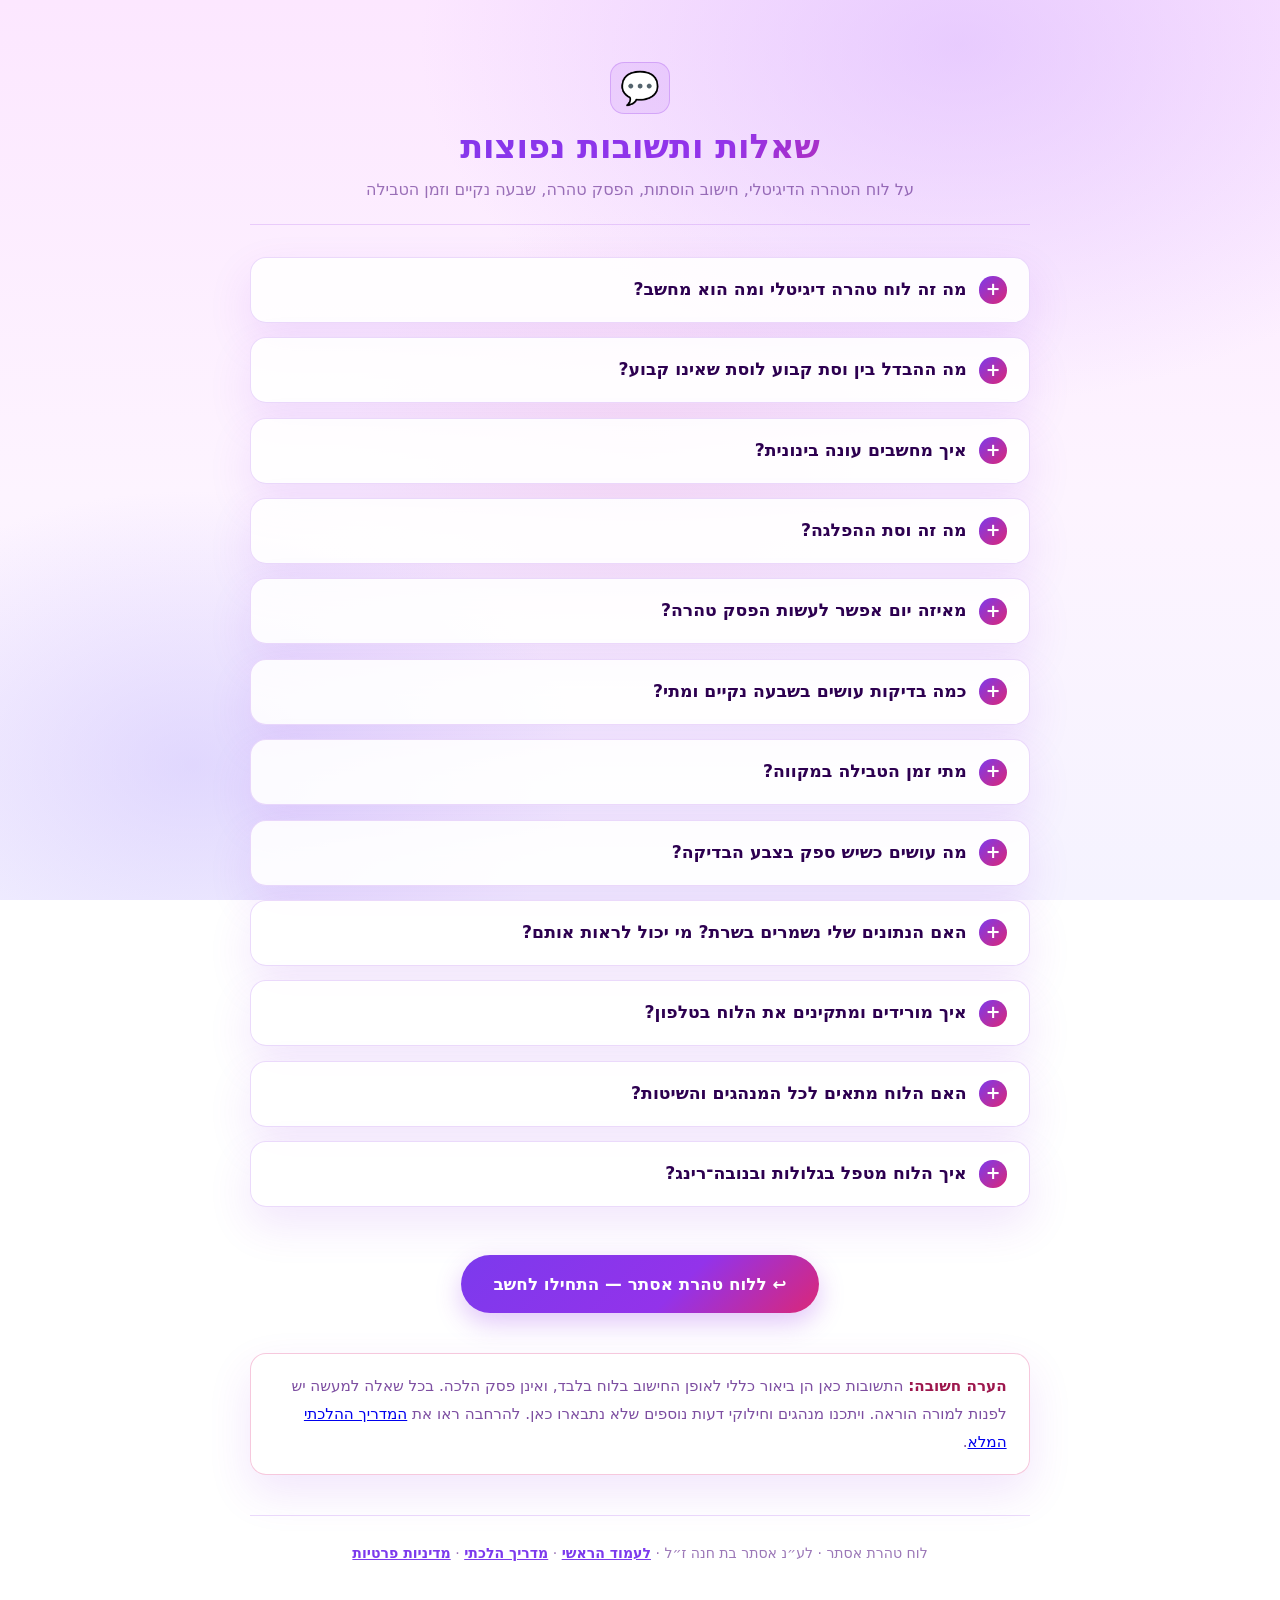
<file: faq.html>
<!doctype html>
<html lang="he" dir="rtl">
  <head>
    <meta charset="UTF-8" />
    <meta name="viewport" content="width=device-width, initial-scale=1" />
    <title>שאלות ותשובות — לוח טהרה, חישוב וסתות, הפסק טהרה וזמן טבילה | טהרת אסתר</title>
    <meta name="description" content="תשובות לשאלות נפוצות: מה זה לוח טהרה דיגיטלי, איך מחשבים עונה בינונית ווסת הפלגה, מאיזה יום עושים הפסק טהרה, כמה בדיקות בשבעה נקיים, מתי זמן הטבילה במקווה, ואיך מתקינים את הלוח בטלפון." />
    <meta name="keywords" content="לוח טהרה, לוח טהרה דיגיטלי, מחשבון טהרה, מחשבון וסתות, חישוב וסתות, עונה בינונית, וסת הפלגה, הפסק טהרה, שבעה נקיים, זמן טבילה, מחשבון טבילה במקווה, לוח טהרה להורדה, שאלות ותשובות" />
    <meta name="author" content="yhg" />
    <link rel="canonical" href="https://lgolds311-code.github.io/taharat-esther-vestot/faq.html" />
    <meta property="og:title" content="שאלות ותשובות — לוח טהרה דיגיטלי, וסתות, הפסק טהרה וטבילה" />
    <meta property="og:description" content="תשובות קצרות לשאלות הנפוצות על חישוב וסתות, הפסק טהרה, שבעה נקיים, זמן טבילה, פרטיות והתקנה — נלווה ללוח טהרת אסתר." />
    <meta property="og:type" content="article" />
    <meta property="og:url" content="https://lgolds311-code.github.io/taharat-esther-vestot/faq.html" />
    <meta property="og:locale" content="he_IL" />
    <meta property="og:image" content="https://lgolds311-code.github.io/taharat-esther-vestot/preview.png" />
    <meta property="og:image:width" content="1200" />
    <meta property="og:image:height" content="630" />
    <meta name="theme-color" content="#fdf4ff" />
    <link rel="icon" href="./icon.svg" type="image/svg+xml" />
    <style>
      :root {
        --card: rgba(255, 255, 255, 0.88);
        --border: rgba(147, 51, 234, 0.18);
        --brand: #9333ea;
        --brand-2: #7c3aed;
        --accent: #db2777;
        --text: #2d0050;
        --muted: rgba(88, 28, 135, 0.6);
        --shadow: 0 18px 44px rgba(147, 51, 234, 0.12);
        --radius: 16px;
      }
      * { box-sizing: border-box; }
      html { scroll-behavior: smooth; }
      body {
        margin: 0;
        color-scheme: light;
        font-family: "Segoe UI", "Heebo", system-ui, -apple-system, Arial, sans-serif;
        color: var(--text);
        line-height: 1.85;
        background:
          radial-gradient(900px 600px at 75% 5%,  rgba(216, 180, 254, 0.55), transparent 60%),
          radial-gradient(700px 500px at 15% 85%, rgba(196, 181, 253, 0.45), transparent 55%),
          radial-gradient(500px 400px at 50% 50%, rgba(251, 207, 232, 0.30), transparent 60%),
          linear-gradient(180deg, #fce7ff 0%, #fdf4ff 55%, #f5f3ff 100%);
        background-attachment: fixed;
        min-height: 100vh;
      }
      .wrap { max-width: 820px; margin: 0 auto; padding: 2.4rem 1.25rem 4rem; }

      header.hero {
        text-align: center;
        padding: 1.5rem 0 1.2rem;
        border-bottom: 1px solid var(--border);
        margin-bottom: 2rem;
      }
      .hero .logo {
        display: inline-flex;
        font-size: 2rem;
        line-height: 1;
        padding: 0.55rem;
        border-radius: 14px;
        background: rgba(147, 51, 234, 0.1);
        border: 1px solid rgba(147, 51, 234, 0.25);
      }
      h1 {
        font-size: clamp(1.5rem, 4.5vw, 2.1rem);
        margin: 0.7rem 0 0.4rem;
        background: linear-gradient(135deg, #7c3aed 0%, #9333ea 60%, #db2777 100%);
        -webkit-background-clip: text;
        background-clip: text;
        color: transparent;
        line-height: 1.3;
      }
      .hero p.sub { color: var(--muted); margin: 0.2rem 0 0; font-size: 1rem; }

      .intro {
        background: var(--card);
        border: 1px solid var(--border);
        border-radius: var(--radius);
        padding: 1.2rem 1.4rem;
        margin-bottom: 2rem;
        font-size: 1.02rem;
        box-shadow: var(--shadow);
      }

      nav.toc {
        background: var(--card);
        border: 1px solid var(--border);
        border-radius: var(--radius);
        padding: 1rem 1.4rem;
        margin-bottom: 2.4rem;
        box-shadow: var(--shadow);
      }
      nav.toc strong { color: var(--brand); display: block; margin-bottom: 0.5rem; }
      nav.toc ul { margin: 0; padding-inline-start: 1.2rem; columns: 2; }
      nav.toc li { margin: 0.25rem 0; }
      nav.toc a { color: var(--brand-2); text-decoration: none; }
      nav.toc a:hover { color: var(--accent); text-decoration: underline; }

      section { margin-bottom: 2.6rem; }
      h2 {
        font-size: 1.4rem;
        color: var(--brand);
        border-inline-start: 4px solid var(--brand);
        padding-inline-start: 0.7rem;
        margin: 2rem 0 0.9rem;
      }
      h3 {
        font-size: 1.1rem;
        color: var(--brand-2);
        margin: 1.4rem 0 0.4rem;
      }
      p { margin: 0.7rem 0; }
      strong { color: #5b21b6; }
      ul.clean { padding-inline-start: 1.3rem; }
      ul.clean li { margin: 0.5rem 0; }
      .example {
        background: rgba(219, 39, 119, 0.08);
        border-radius: 10px;
        padding: 0.2rem 0.7rem;
        font-style: italic;
        color: #9d174d;
      }
      .note {
        font-size: 0.95rem;
        color: rgba(88, 28, 135, 0.78);
        background: rgba(147, 51, 234, 0.06);
        border-inline-start: 3px solid var(--brand-2);
        padding: 0.6rem 0.9rem;
        border-radius: 0 10px 10px 0;
        margin: 0.8rem 0;
      }

      .cta {
        text-align: center;
        margin: 3rem 0 1.5rem;
      }
      .cta a {
        display: inline-block;
        background: linear-gradient(135deg, #7c3aed 0%, #9333ea 60%, #db2777 100%);
        color: #fff;
        text-decoration: none;
        font-weight: 700;
        padding: 0.85rem 2rem;
        border-radius: 999px;
        font-size: 1.05rem;
        box-shadow: 0 10px 26px rgba(147, 51, 234, 0.28);
      }
      .cta a:hover { opacity: 0.92; }

      .disclaimer {
        background: rgba(255, 255, 255, 0.7);
        border: 1px solid rgba(219, 39, 119, 0.25);
        border-radius: var(--radius);
        padding: 1.1rem 1.4rem;
        color: rgba(88, 28, 135, 0.78);
        font-size: 0.95rem;
        margin-top: 2.5rem;
        box-shadow: var(--shadow);
      }
      .disclaimer strong { color: #9d174d; }
      footer {
        text-align: center;
        color: var(--muted);
        font-size: 0.88rem;
        margin-top: 2.5rem;
        padding-top: 1.5rem;
        border-top: 1px solid var(--border);
      }
      footer a, section p a { color: var(--brand-2); font-weight: 600; }
    
      .faq {
        background: var(--card);
        border: 1px solid var(--border);
        border-radius: var(--radius);
        box-shadow: var(--shadow);
        margin: 0.9rem 0;
        padding: 0 1.4rem;
      }
      .faq summary {
        list-style: none;
        cursor: pointer;
        display: flex;
        align-items: center;
        gap: 0.8rem;
        padding: 1rem 0;
      }
      .faq summary::-webkit-details-marker { display: none; }
      .faq summary::before {
        content: "+";
        flex: 0 0 1.7rem;
        height: 1.7rem;
        border-radius: 50%;
        display: inline-flex;
        align-items: center;
        justify-content: center;
        background: linear-gradient(135deg, #7c3aed, #db2777);
        color: #fff;
        font-weight: 700;
        font-size: 1.1rem;
        line-height: 1;
      }
      .faq[open] summary::before { content: "−"; }
      .faq summary h2 {
        margin: 0;
        padding: 0;
        border: 0;
        font-size: 1.08rem;
        color: var(--text);
      }
      .faq__a { padding: 0 0 1.1rem 2.5rem; }
      .faq__a p { margin: 0; }
      .faq__a a { color: var(--brand-2); font-weight: 600; }
    </style>
    <script type="application/ld+json">
{
  "@context": "https://schema.org",
  "@type": "FAQPage",
  "inLanguage": "he",
  "mainEntity": [
    {
      "@type": "Question",
      "name": "מה זה לוח טהרה דיגיטלי ומה הוא מחשב?",
      "acceptedAnswer": {
        "@type": "Answer",
        "text": "לוח טהרה דיגיטלי הוא אפליקציה שמחליפה את החישוב הידני של ימי הפרישה. לוח טהרת אסתר מחשב אוטומטית את כל עונות הפרישה לפי ההלכה — וסת החודש, עונה בינונית, יום הבינוני ווסת ההפלגה — וכן וסת קבוע ושאינו קבוע, וסת הדילוג ועקירת וסתות. בנוסף הוא מסמן את יום ההפסק טהרה, סופר את השבעה נקיים עם תזכורות לבדיקות, ומציג את ליל הטבילה במקווה. הלוח חינמי, פרטי, ועובד גם ללא אינטרנט."
      }
    },
    {
      "@type": "Question",
      "name": "מה ההבדל בין וסת קבוע לוסת שאינו קבוע?",
      "acceptedAnswer": {
        "@type": "Answer",
        "text": "אשה שראתה דם ועדיין לא קבעה וסת — חוששת בחודש הבא לשלושה זמנים: וסת החודש (אותו יום בחודש העברי), עונה בינונית (לרוב השיטות יום השלושים לראייה), ווסת ההפלגה (מנין הימים שבין הראייה הקודמת לאחרונה). אשה שראתה את אותו הוסת שלוש פעמים רצופות קובעת וסת קבוע, ומאז חוששת לוסת שקבעה בלבד ולא לשאר הוסתות. הלוח מזהה אוטומטית קביעת וסת ומעדכן את ימי הפרישה בהתאם."
      }
    },
    {
      "@type": "Question",
      "name": "איך מחשבים עונה בינונית?",
      "acceptedAnswer": {
        "@type": "Answer",
        "text": "עונה בינונית היא, לרוב השיטות, יום השלושים מיום הראייה הקודמת (כשיום הראייה נמנה כיום הראשון). יש שיטות שחוששות גם ליום ל״א. הלוח מחשב את העונה הבינונית אוטומטית מכל ראייה שמסמנים בו, ומאפשר לבחור בהגדרות את השיטה שלפיה נוהגים."
      }
    },
    {
      "@type": "Question",
      "name": "מה זה וסת ההפלגה?",
      "acceptedAnswer": {
        "@type": "Answer",
        "text": "וסת ההפלגה הוא מספר הימים שחלפו בין הראייה הקודמת לראייה האחרונה. לדוגמה: אם בין שתי הראיות האחרונות עברו 28 ימים, חוששת שמא תראה שוב לאחר 28 ימים מהראייה האחרונה. אם הפלגה זהה חזרה שלוש פעמים — נקבעה וסת הפלגה קבועה. הלוח מחשב את ההפלגה מכל צמד ראיות ומסמן את יום החשש בלוח."
      }
    },
    {
      "@type": "Question",
      "name": "מאיזה יום אפשר לעשות הפסק טהרה?",
      "acceptedAnswer": {
        "@type": "Answer",
        "text": "לאחר שפסקה מלראות עושים הפסק טהרה. יש אומרים שאפשר לפסוק בטהרה מהיום הרביעי לראיית הוסת, ויש מהיום החמישי, ויש מהשישי ויש הנוהגים מהשביעי — לפי מנהג הקהילה ופסק מורה ההוראה. הפסק הטהרה נעשה כחצי שעה קודם השקיעה. בלוח ניתן להגדיר מאיזה יום נוהגים לפסוק בטהרה, והוא יסמן את היום המתאים ויתזכר בזמן."
      }
    },
    {
      "@type": "Question",
      "name": "כמה בדיקות עושים בשבעה נקיים ומתי?",
      "acceptedAnswer": {
        "@type": "Answer",
        "text": "אם בדיקת ההפסק טהרה יצאה טהורה, מתחילים למחרת לספור שבעה נקיים. במשך שבעת הימים בודקים שתי בדיקות בכל יום: בדיקת שחרית כשקמים בבוקר, ובדיקת ערבית כחצי שעה קודם השקיעה. הלוח יכול לשלוח תזכורת לכל בדיקה, לפי זמני השקיעה במקום המגורים. במקרים מסוימים ניתן להפחית את מספר הבדיקות — על פי הוראת מורה הוראה בלבד."
      }
    },
    {
      "@type": "Question",
      "name": "מתי זמן הטבילה במקווה?",
      "acceptedAnswer": {
        "@type": "Answer",
        "text": "זמן הטבילה במקווה הוא בערב שלאחר היום השביעי של השבעה נקיים. הלוח מחשב את ליל הטבילה אוטומטית מיום ההפסק טהרה, מציג אותו בלוח ומאפשר להגדיר תזכורת מראש."
      }
    },
    {
      "@type": "Question",
      "name": "מה עושים כשיש ספק בצבע הבדיקה?",
      "acceptedAnswer": {
        "@type": "Answer",
        "text": "כל ספק בבדיקה — האם הצבע טהור או לא — צריך להתייעץ עם מורה הוראה מוסמך לתחום זה. הלוח אינו מחליף פסק הלכה. בלשונית \"צור קשר\" בלוח יש קישור למציאת מורה הוראה מוסמך באזורכם."
      }
    },
    {
      "@type": "Question",
      "name": "האם הנתונים שלי נשמרים בשרת? מי יכול לראות אותם?",
      "acceptedAnswer": {
        "@type": "Answer",
        "text": "לא. כל הנתונים — הראיות, ההגדרות והתזכורות — נשמרים אך ורק במכשיר שלכם (בדפדפן), ואינם נשלחים לשום שרת. אין הרשמה, אין חשבון ואין איסוף מידע אישי. ניתן לייצא גיבוי לקובץ ולייבא אותו במכשיר אחר. פירוט מלא במדיניות הפרטיות."
      }
    },
    {
      "@type": "Question",
      "name": "איך מורידים ומתקינים את הלוח בטלפון?",
      "acceptedAnswer": {
        "@type": "Answer",
        "text": "לוח טהרת אסתר הוא אפליקציית ווב (PWA) שמתקינים ישירות מהדפדפן, ללא חנות אפליקציות. באנדרואיד: לחצו על הכפתור \"התקנה במכשיר\" בעמוד הראשי, או על \"התקנת אפליקציה\" בתפריט הדפדפן. באייפון: פתחו את הלוח בספארי, לחצו על כפתור השיתוף ובחרו \"הוספה למסך הבית\". לאחר ההתקנה הלוח נפתח כמו כל אפליקציה ועובד גם ללא אינטרנט."
      }
    },
    {
      "@type": "Question",
      "name": "האם הלוח מתאים לכל המנהגים והשיטות?",
      "acceptedAnswer": {
        "@type": "Answer",
        "text": "כן. הלוח מאפשר לבחור בהגדרות את השיטה לפיה נוהגים בכל אחד מהחישובים: יום ההפסק טהרה, עונה בינונית (יום ל׳ או ל״א), עונת אור זרוע, אופן חישוב ההפלגות ועוד — כך שהוא מתאים לכל המנהגים — אשכנז, ספרד, חסידי וחב״ד. בכל שאלה למעשה יש לפנות למורה הוראה."
      }
    },
    {
      "@type": "Question",
      "name": "איך הלוח מטפל בגלולות ובנובה־רינג?",
      "acceptedAnswer": {
        "@type": "Answer",
        "text": "בלשונית \"גלולות\" בהגדרות ניתן לסמן בלוח את יום הפסקת הגלולות או הוצאת טבעת הנובה־רינג (NuvaRing). הלוח מסמן אוטומטית את יום החשש הנובע מההפסקה, לצד שאר עונות הפרישה. בכל מקרה של שינוי הורמונלי או מחזור לא סדיר מומלץ להתייעץ עם מורה הוראה."
      }
    }
  ]
}
    </script>
    <script type="application/ld+json">
{
  "@context": "https://schema.org",
  "@type": "BreadcrumbList",
  "itemListElement": [
    {
      "@type": "ListItem",
      "position": 1,
      "name": "לוח טהרת אסתר",
      "item": "https://lgolds311-code.github.io/taharat-esther-vestot/"
    },
    {
      "@type": "ListItem",
      "position": 2,
      "name": "שאלות ותשובות",
      "item": "https://lgolds311-code.github.io/taharat-esther-vestot/faq.html"
    }
  ]
}
    </script>
  </head>
  <body>
    <div class="wrap">
      <header class="hero">
        <div class="logo">💬</div>
        <h1>שאלות ותשובות נפוצות</h1>
        <p class="sub">על לוח הטהרה הדיגיטלי, חישוב הוסתות, הפסק טהרה, שבעה נקיים וזמן הטבילה</p>
      </header>

      <details class="faq" id="q1">
        <summary><h2>מה זה לוח טהרה דיגיטלי ומה הוא מחשב?</h2></summary>
        <div class="faq__a"><p>לוח טהרה דיגיטלי הוא אפליקציה שמחליפה את החישוב הידני של ימי הפרישה. לוח טהרת אסתר מחשב אוטומטית את כל עונות הפרישה לפי ההלכה — וסת החודש, עונה בינונית, יום הבינוני ווסת ההפלגה — וכן וסת קבוע ושאינו קבוע, וסת הדילוג ועקירת וסתות. בנוסף הוא מסמן את יום ההפסק טהרה, סופר את השבעה נקיים עם תזכורות לבדיקות, ומציג את ליל הטבילה במקווה. הלוח חינמי, פרטי, ועובד גם ללא אינטרנט.</p></div>
      </details>

      <details class="faq" id="q2">
        <summary><h2>מה ההבדל בין וסת קבוע לוסת שאינו קבוע?</h2></summary>
        <div class="faq__a"><p>אשה שראתה דם ועדיין לא קבעה וסת — חוששת בחודש הבא לשלושה זמנים: וסת החודש (אותו יום בחודש העברי), עונה בינונית (לרוב השיטות יום השלושים לראייה), ווסת ההפלגה (מנין הימים שבין הראייה הקודמת לאחרונה). אשה שראתה את אותו הוסת שלוש פעמים רצופות קובעת וסת קבוע, ומאז חוששת לוסת שקבעה בלבד ולא לשאר הוסתות. הלוח מזהה אוטומטית קביעת וסת ומעדכן את ימי הפרישה בהתאם.</p></div>
      </details>

      <details class="faq" id="q3">
        <summary><h2>איך מחשבים עונה בינונית?</h2></summary>
        <div class="faq__a"><p>עונה בינונית היא, לרוב השיטות, יום השלושים מיום הראייה הקודמת (כשיום הראייה נמנה כיום הראשון). יש שיטות שחוששות גם ליום ל״א. הלוח מחשב את העונה הבינונית אוטומטית מכל ראייה שמסמנים בו, ומאפשר לבחור בהגדרות את השיטה שלפיה נוהגים.</p></div>
      </details>

      <details class="faq" id="q4">
        <summary><h2>מה זה וסת ההפלגה?</h2></summary>
        <div class="faq__a"><p>וסת ההפלגה הוא מספר הימים שחלפו בין הראייה הקודמת לראייה האחרונה. לדוגמה: אם בין שתי הראיות האחרונות עברו 28 ימים, חוששת שמא תראה שוב לאחר 28 ימים מהראייה האחרונה. אם הפלגה זהה חזרה שלוש פעמים — נקבעה וסת הפלגה קבועה. הלוח מחשב את ההפלגה מכל צמד ראיות ומסמן את יום החשש בלוח.</p></div>
      </details>

      <details class="faq" id="q5">
        <summary><h2>מאיזה יום אפשר לעשות הפסק טהרה?</h2></summary>
        <div class="faq__a"><p>לאחר שפסקה מלראות עושים הפסק טהרה. יש אומרים שאפשר לפסוק בטהרה מהיום הרביעי לראיית הוסת, ויש מהיום החמישי, ויש מהשישי ויש הנוהגים מהשביעי — לפי מנהג הקהילה ופסק מורה ההוראה. הפסק הטהרה נעשה כחצי שעה קודם השקיעה. בלוח ניתן להגדיר מאיזה יום נוהגים לפסוק בטהרה, והוא יסמן את היום המתאים ויתזכר בזמן.</p></div>
      </details>

      <details class="faq" id="q6">
        <summary><h2>כמה בדיקות עושים בשבעה נקיים ומתי?</h2></summary>
        <div class="faq__a"><p>אם בדיקת ההפסק טהרה יצאה טהורה, מתחילים למחרת לספור שבעה נקיים. במשך שבעת הימים בודקים שתי בדיקות בכל יום: בדיקת שחרית כשקמים בבוקר, ובדיקת ערבית כחצי שעה קודם השקיעה. הלוח יכול לשלוח תזכורת לכל בדיקה, לפי זמני השקיעה במקום המגורים. במקרים מסוימים ניתן להפחית את מספר הבדיקות — על פי הוראת מורה הוראה בלבד.</p></div>
      </details>

      <details class="faq" id="q7">
        <summary><h2>מתי זמן הטבילה במקווה?</h2></summary>
        <div class="faq__a"><p>זמן הטבילה במקווה הוא בערב שלאחר היום השביעי של השבעה נקיים. הלוח מחשב את ליל הטבילה אוטומטית מיום ההפסק טהרה, מציג אותו בלוח ומאפשר להגדיר תזכורת מראש.</p></div>
      </details>

      <details class="faq" id="q8">
        <summary><h2>מה עושים כשיש ספק בצבע הבדיקה?</h2></summary>
        <div class="faq__a"><p>כל ספק בבדיקה — האם הצבע טהור או לא — צריך להתייעץ עם מורה הוראה מוסמך לתחום זה. הלוח אינו מחליף פסק הלכה. <a href="./index.html#contact">בלשונית "צור קשר" בלוח</a> יש קישור למציאת מורה הוראה מוסמך באזורכם.</p></div>
      </details>

      <details class="faq" id="q9">
        <summary><h2>האם הנתונים שלי נשמרים בשרת? מי יכול לראות אותם?</h2></summary>
        <div class="faq__a"><p>לא. כל הנתונים — הראיות, ההגדרות והתזכורות — נשמרים אך ורק במכשיר שלכם (בדפדפן), ואינם נשלחים לשום שרת. אין הרשמה, אין חשבון ואין איסוף מידע אישי. ניתן לייצא גיבוי לקובץ ולייבא אותו במכשיר אחר. פירוט מלא במדיניות הפרטיות.</p></div>
      </details>

      <details class="faq" id="q10">
        <summary><h2>איך מורידים ומתקינים את הלוח בטלפון?</h2></summary>
        <div class="faq__a"><p>לוח טהרת אסתר הוא אפליקציית ווב (PWA) שמתקינים ישירות מהדפדפן, ללא חנות אפליקציות. באנדרואיד: לחצו על הכפתור "התקנה במכשיר" בעמוד הראשי, או על "התקנת אפליקציה" בתפריט הדפדפן. באייפון: פתחו את הלוח בספארי, לחצו על כפתור השיתוף ובחרו "הוספה למסך הבית". לאחר ההתקנה הלוח נפתח כמו כל אפליקציה ועובד גם ללא אינטרנט.</p></div>
      </details>

      <details class="faq" id="q11">
        <summary><h2>האם הלוח מתאים לכל המנהגים והשיטות?</h2></summary>
        <div class="faq__a"><p>כן. הלוח מאפשר לבחור בהגדרות את השיטה לפיה נוהגים בכל אחד מהחישובים: יום ההפסק טהרה, עונה בינונית (יום ל׳ או ל״א), עונת אור זרוע, אופן חישוב ההפלגות ועוד — כך שהוא מתאים לכל המנהגים — אשכנז, ספרד, חסידי וחב״ד. בכל שאלה למעשה יש לפנות למורה הוראה.</p></div>
      </details>

      <details class="faq" id="q12">
        <summary><h2>איך הלוח מטפל בגלולות ובנובה־רינג?</h2></summary>
        <div class="faq__a"><p>בלשונית "גלולות" בהגדרות ניתן לסמן בלוח את יום הפסקת הגלולות או הוצאת טבעת הנובה־רינג (NuvaRing). הלוח מסמן אוטומטית את יום החשש הנובע מההפסקה, לצד שאר עונות הפרישה. בכל מקרה של שינוי הורמונלי או מחזור לא סדיר מומלץ להתייעץ עם מורה הוראה.</p></div>
      </details>

      <div class="cta">
        <a href="./index.html">↩ ללוח טהרת אסתר — התחילו לחשב</a>
      </div>

      <div class="disclaimer">
        <strong>הערה חשובה:</strong> התשובות כאן הן ביאור כללי לאופן החישוב בלוח בלבד, ואינן פסק
        הלכה. בכל שאלה למעשה יש לפנות למורה הוראה. ויתכנו מנהגים וחילוקי דעות נוספים שלא
        נתבארו כאן. להרחבה ראו את <a href="./madrich.html">המדריך ההלכתי המלא</a>.
      </div>

      <footer>
        לוח טהרת אסתר · לע״נ אסתר בת חנה ז״ל ·
        <a href="./index.html">לעמוד הראשי</a> ·
        <a href="./madrich.html">מדריך הלכתי</a> ·
        <a href="./privacy.html">מדיניות פרטיות</a>
      </footer>
    </div>
  </body>
</html>
</file>
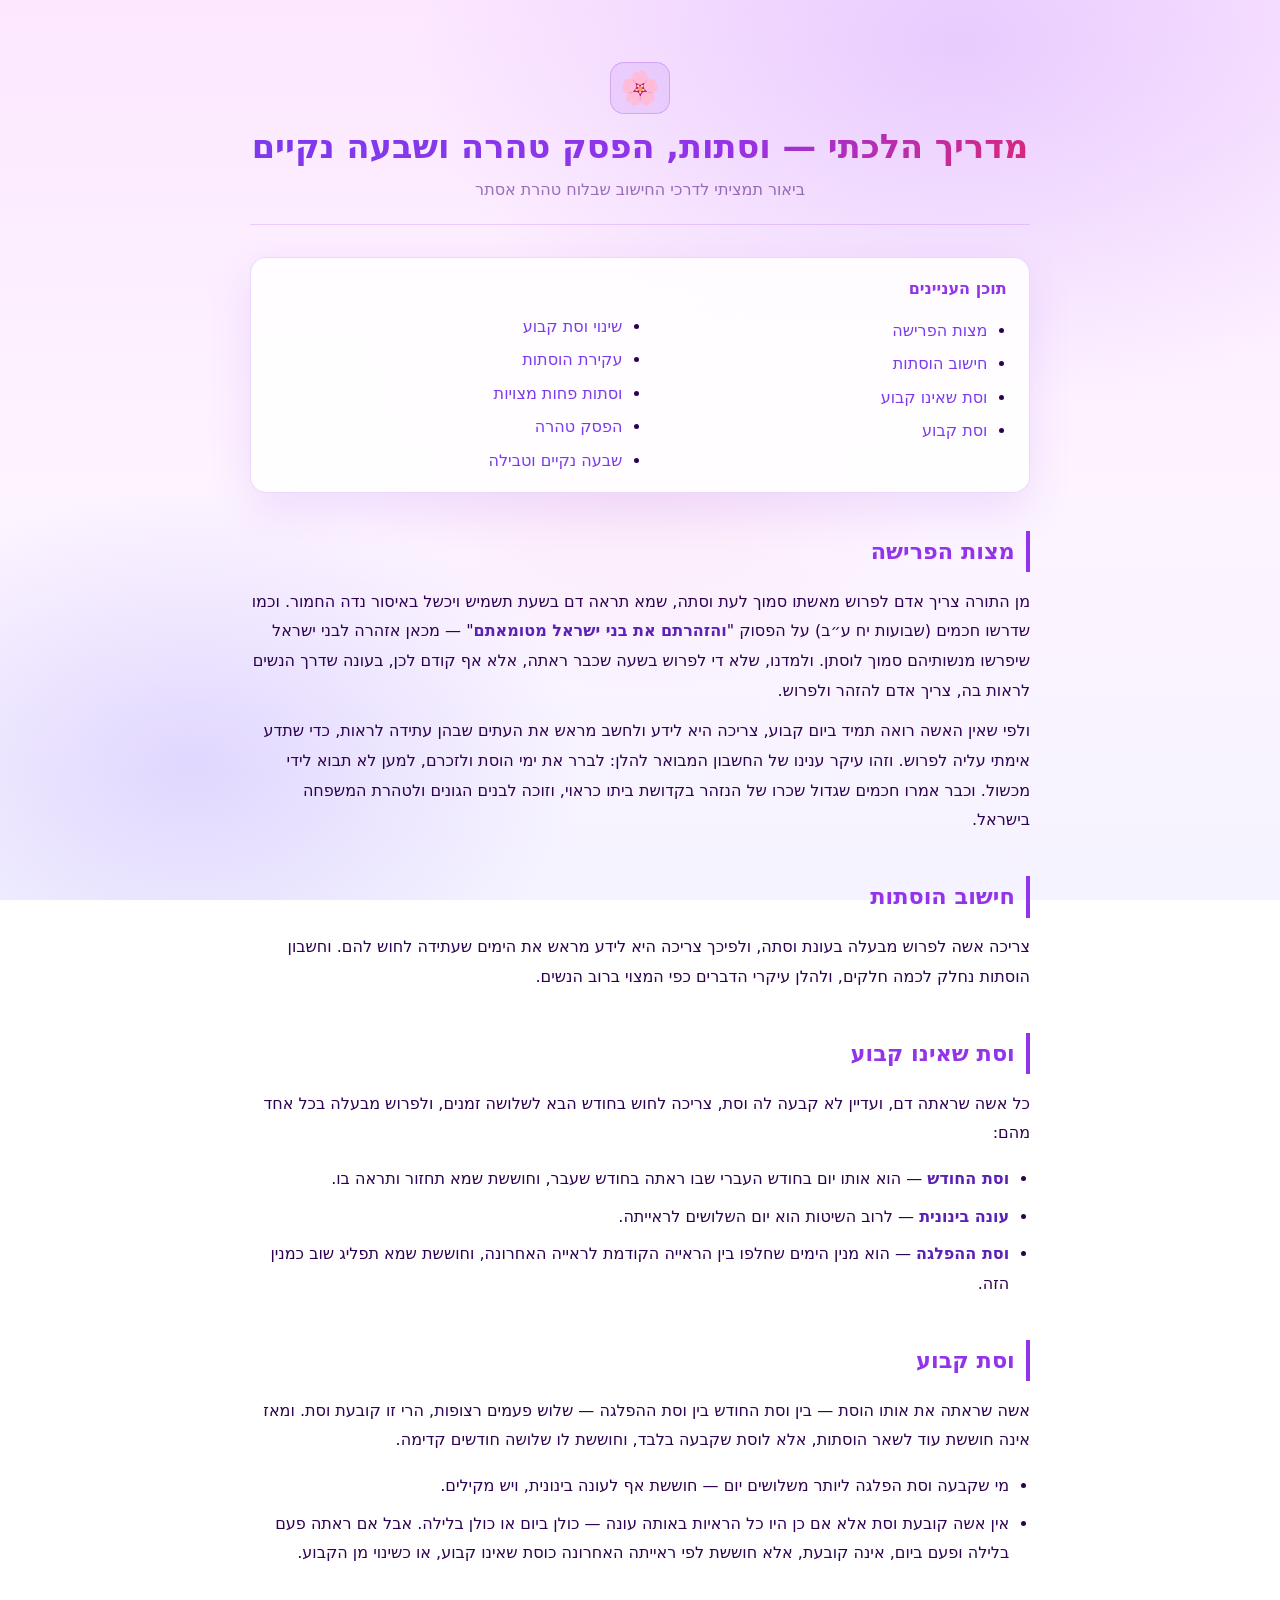
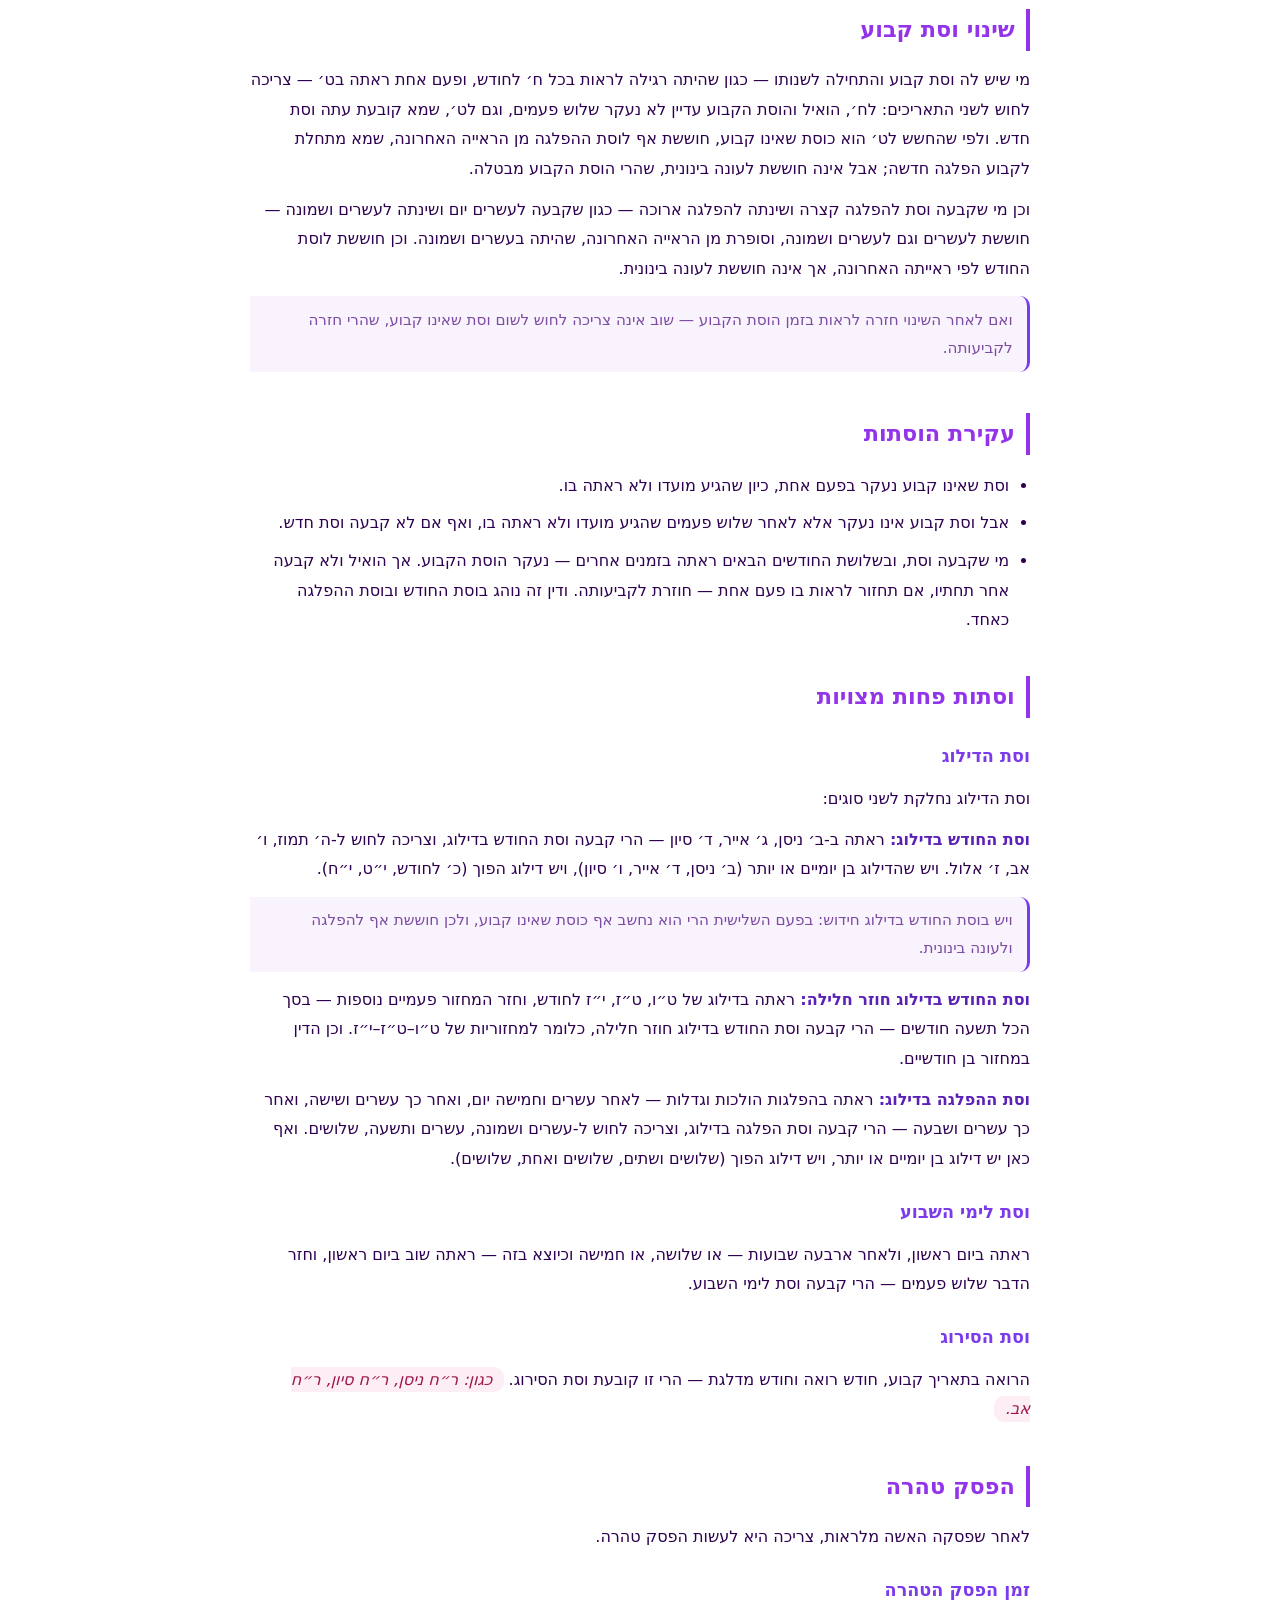
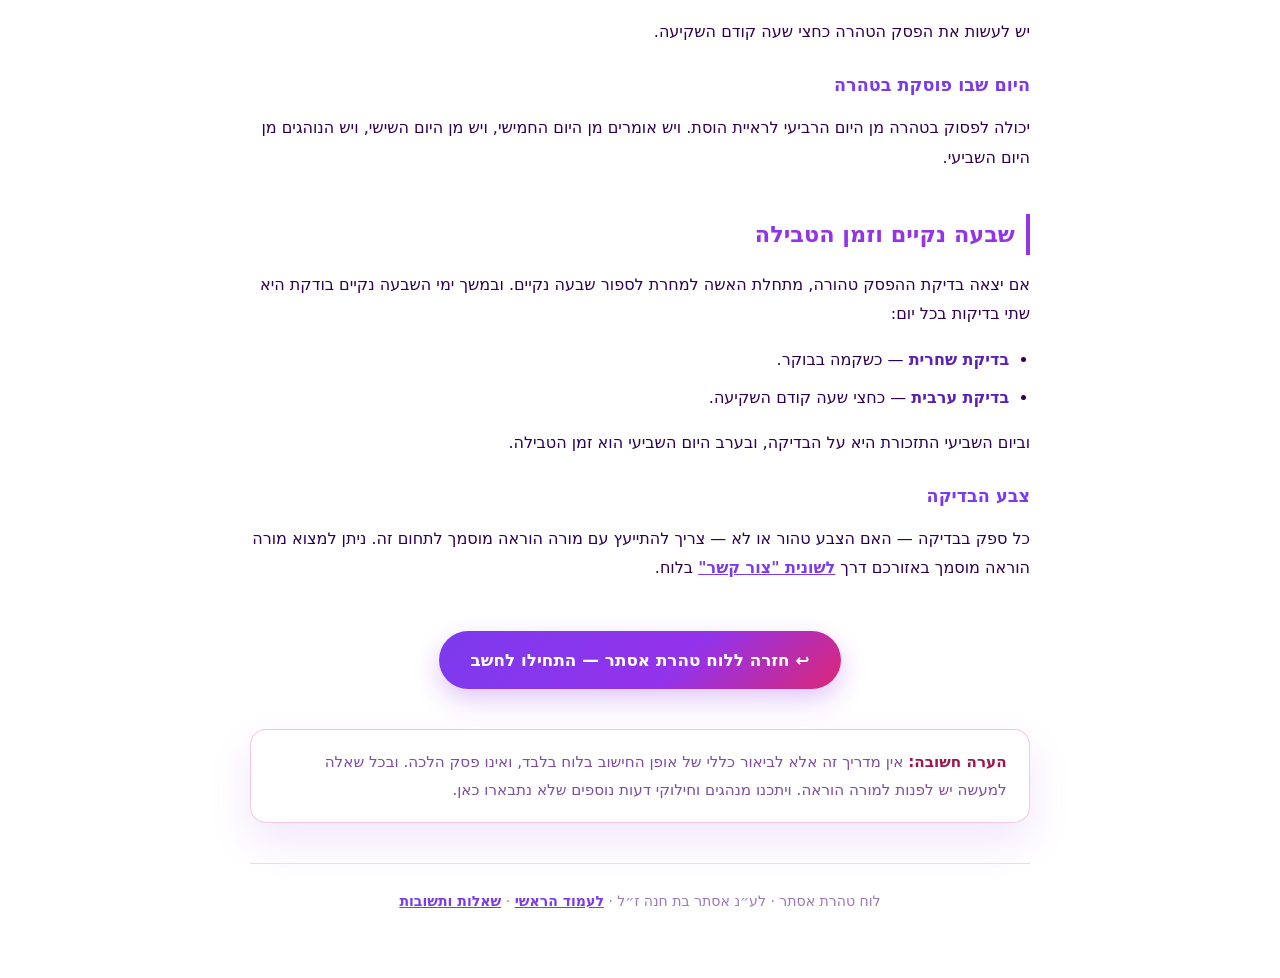
<file: madrich.html>
<!doctype html>
<html lang="he" dir="rtl">
  <head>
    <meta charset="UTF-8" />
    <meta name="viewport" content="width=device-width, initial-scale=1" />
    <title>מדריך הלכתי לחישוב וסתות, הפסק טהרה ושבעה נקיים | טהרת אסתר</title>
    <meta name="description" content="מדריך הלכתי תמציתי: מצות הפרישה, חישוב הוסתות (וסת קבוע ושאינו קבוע, הדילוג והסירוג), עקירת הוסתות, הפסק טהרה, שבעה נקיים וזמן הטבילה. נלווה ללוח טהרת אסתר." />
    <meta name="keywords" content="חישוב וסתות, וסת קבוע, וסת שאינו קבוע, עונה בינונית, וסת החודש, וסת הפלגה, וסת הדילוג, וסת הסירוג, עקירת וסתות, הפסק טהרה, שבעה נקיים, זמן טבילה, הלכות נידה, פרישה" />
    <meta name="author" content="yhg" />
    <link rel="canonical" href="https://lgolds311-code.github.io/taharat-esther-vestot/madrich.html" />
    <meta property="og:title" content="מדריך הלכתי — וסתות, הפסק טהרה ושבעה נקיים" />
    <meta property="og:description" content="הסבר תמציתי על חישוב הוסתות, הפסק טהרה, שבעה נקיים וזמן הטבילה — נלווה ללוח טהרת אסתר." />
    <meta property="og:type" content="article" />
    <meta property="og:url" content="https://lgolds311-code.github.io/taharat-esther-vestot/madrich.html" />
    <meta property="og:locale" content="he_IL" />
    <meta property="og:image" content="https://lgolds311-code.github.io/taharat-esther-vestot/preview.png" />
    <meta property="og:image:width" content="1200" />
    <meta property="og:image:height" content="630" />
    <meta name="theme-color" content="#fdf4ff" />
    <link rel="icon" href="./icon.svg" type="image/svg+xml" />
    <style>
      :root {
        --card: rgba(255, 255, 255, 0.88);
        --border: rgba(147, 51, 234, 0.18);
        --brand: #9333ea;
        --brand-2: #7c3aed;
        --accent: #db2777;
        --text: #2d0050;
        --muted: rgba(88, 28, 135, 0.6);
        --shadow: 0 18px 44px rgba(147, 51, 234, 0.12);
        --radius: 16px;
      }
      * { box-sizing: border-box; }
      html { scroll-behavior: smooth; }
      body {
        margin: 0;
        color-scheme: light;
        font-family: "Segoe UI", "Heebo", system-ui, -apple-system, Arial, sans-serif;
        color: var(--text);
        line-height: 1.85;
        background:
          radial-gradient(900px 600px at 75% 5%,  rgba(216, 180, 254, 0.55), transparent 60%),
          radial-gradient(700px 500px at 15% 85%, rgba(196, 181, 253, 0.45), transparent 55%),
          radial-gradient(500px 400px at 50% 50%, rgba(251, 207, 232, 0.30), transparent 60%),
          linear-gradient(180deg, #fce7ff 0%, #fdf4ff 55%, #f5f3ff 100%);
        background-attachment: fixed;
        min-height: 100vh;
      }
      .wrap { max-width: 820px; margin: 0 auto; padding: 2.4rem 1.25rem 4rem; }

      header.hero {
        text-align: center;
        padding: 1.5rem 0 1.2rem;
        border-bottom: 1px solid var(--border);
        margin-bottom: 2rem;
      }
      .hero .logo {
        display: inline-flex;
        font-size: 2rem;
        line-height: 1;
        padding: 0.55rem;
        border-radius: 14px;
        background: rgba(147, 51, 234, 0.1);
        border: 1px solid rgba(147, 51, 234, 0.25);
      }
      h1 {
        font-size: clamp(1.5rem, 4.5vw, 2.1rem);
        margin: 0.7rem 0 0.4rem;
        background: linear-gradient(135deg, #7c3aed 0%, #9333ea 60%, #db2777 100%);
        -webkit-background-clip: text;
        background-clip: text;
        color: transparent;
        line-height: 1.3;
      }
      .hero p.sub { color: var(--muted); margin: 0.2rem 0 0; font-size: 1rem; }

      .intro {
        background: var(--card);
        border: 1px solid var(--border);
        border-radius: var(--radius);
        padding: 1.2rem 1.4rem;
        margin-bottom: 2rem;
        font-size: 1.02rem;
        box-shadow: var(--shadow);
      }

      nav.toc {
        background: var(--card);
        border: 1px solid var(--border);
        border-radius: var(--radius);
        padding: 1rem 1.4rem;
        margin-bottom: 2.4rem;
        box-shadow: var(--shadow);
      }
      nav.toc strong { color: var(--brand); display: block; margin-bottom: 0.5rem; }
      nav.toc ul { margin: 0; padding-inline-start: 1.2rem; columns: 2; }
      nav.toc li { margin: 0.25rem 0; }
      nav.toc a { color: var(--brand-2); text-decoration: none; }
      nav.toc a:hover { color: var(--accent); text-decoration: underline; }

      section { margin-bottom: 2.6rem; }
      h2 {
        font-size: 1.4rem;
        color: var(--brand);
        border-inline-start: 4px solid var(--brand);
        padding-inline-start: 0.7rem;
        margin: 2rem 0 0.9rem;
      }
      h3 {
        font-size: 1.1rem;
        color: var(--brand-2);
        margin: 1.4rem 0 0.4rem;
      }
      p { margin: 0.7rem 0; }
      strong { color: #5b21b6; }
      ul.clean { padding-inline-start: 1.3rem; }
      ul.clean li { margin: 0.5rem 0; }
      .example {
        background: rgba(219, 39, 119, 0.08);
        border-radius: 10px;
        padding: 0.2rem 0.7rem;
        font-style: italic;
        color: #9d174d;
      }
      .note {
        font-size: 0.95rem;
        color: rgba(88, 28, 135, 0.78);
        background: rgba(147, 51, 234, 0.06);
        border-inline-start: 3px solid var(--brand-2);
        padding: 0.6rem 0.9rem;
        border-radius: 0 10px 10px 0;
        margin: 0.8rem 0;
      }

      .cta {
        text-align: center;
        margin: 3rem 0 1.5rem;
      }
      .cta a {
        display: inline-block;
        background: linear-gradient(135deg, #7c3aed 0%, #9333ea 60%, #db2777 100%);
        color: #fff;
        text-decoration: none;
        font-weight: 700;
        padding: 0.85rem 2rem;
        border-radius: 999px;
        font-size: 1.05rem;
        box-shadow: 0 10px 26px rgba(147, 51, 234, 0.28);
      }
      .cta a:hover { opacity: 0.92; }

      .disclaimer {
        background: rgba(255, 255, 255, 0.7);
        border: 1px solid rgba(219, 39, 119, 0.25);
        border-radius: var(--radius);
        padding: 1.1rem 1.4rem;
        color: rgba(88, 28, 135, 0.78);
        font-size: 0.95rem;
        margin-top: 2.5rem;
        box-shadow: var(--shadow);
      }
      .disclaimer strong { color: #9d174d; }
      footer {
        text-align: center;
        color: var(--muted);
        font-size: 0.88rem;
        margin-top: 2.5rem;
        padding-top: 1.5rem;
        border-top: 1px solid var(--border);
      }
      footer a, section p a { color: var(--brand-2); font-weight: 600; }
    </style>
    <script type="application/ld+json">
    {
      "@context": "https://schema.org",
      "@type": "Article",
      "headline": "מדריך הלכתי — חישוב וסתות, הפסק טהרה ושבעה נקיים",
      "inLanguage": "he",
      "description": "מדריך הלכתי תמציתי לחישוב וסתות: מצות הפרישה, וסת קבוע ושאינו קבוע, עקירת הוסתות, וסת הדילוג, הסירוג וימי השבוע, וכן הפסק טהרה, שבעה נקיים וזמן הטבילה.",
      "about": ["מצות הפרישה", "חישוב וסתות", "וסת קבוע", "וסת שאינו קבוע", "עקירת הוסתות", "וסת הדילוג", "הפסק טהרה", "שבעה נקיים", "זמן הטבילה"],
      "author": { "@type": "Person", "name": "yhg" },
      "image": "https://lgolds311-code.github.io/taharat-esther-vestot/preview.png",
      "mainEntityOfPage": "https://lgolds311-code.github.io/taharat-esther-vestot/madrich.html",
      "isPartOf": {
        "@type": "WebApplication",
        "name": "לוח טהרת אסתר",
        "url": "https://lgolds311-code.github.io/taharat-esther-vestot/"
      }
    }
    </script>
    <script type="application/ld+json">
    {
      "@context": "https://schema.org",
      "@type": "BreadcrumbList",
      "itemListElement": [
        { "@type": "ListItem", "position": 1, "name": "לוח טהרת אסתר", "item": "https://lgolds311-code.github.io/taharat-esther-vestot/" },
        { "@type": "ListItem", "position": 2, "name": "מדריך הלכתי", "item": "https://lgolds311-code.github.io/taharat-esther-vestot/madrich.html" }
      ]
    }
    </script>
  </head>
  <body>
    <div class="wrap">
      <header class="hero">
        <div class="logo">🌸</div>
        <h1>מדריך הלכתי — וסתות, הפסק טהרה ושבעה נקיים</h1>
        <p class="sub">ביאור תמציתי לדרכי החישוב שבלוח טהרת אסתר</p>
      </header>

      <nav class="toc">
        <strong>תוכן העניינים</strong>
        <ul>
          <li><a href="#peticha">מצות הפרישה</a></li>
          <li><a href="#vestot">חישוב הוסתות</a></li>
          <li><a href="#lo-kavua">וסת שאינו קבוע</a></li>
          <li><a href="#kavua">וסת קבוע</a></li>
          <li><a href="#shinui">שינוי וסת קבוע</a></li>
          <li><a href="#akira">עקירת הוסתות</a></li>
          <li><a href="#dilug">וסתות פחות מצויות</a></li>
          <li><a href="#hefsek">הפסק טהרה</a></li>
          <li><a href="#nekiyim">שבעה נקיים וטבילה</a></li>
        </ul>
      </nav>

      <section id="peticha">
        <h2>מצות הפרישה</h2>
        <p>
          מן התורה צריך אדם לפרוש מאשתו סמוך לעת וסתה, שמא תראה דם בשעת תשמיש ויכשל באיסור נדה
          החמור. וכמו שדרשו חכמים (שבועות יח ע״ב) על הפסוק "<strong>והזהרתם את בני ישראל
          מטומאתם</strong>" — מכאן אזהרה לבני ישראל שיפרשו מנשותיהם סמוך לוסתן. ולמדנו, שלא די
          לפרוש בשעה שכבר ראתה, אלא אף קודם לכן, בעונה שדרך הנשים לראות בה, צריך אדם להזהר ולפרוש.
        </p>
        <p>
          ולפי שאין האשה רואה תמיד ביום קבוע, צריכה היא לידע ולחשב מראש את העתים שבהן עתידה
          לראות, כדי שתדע אימתי עליה לפרוש. וזהו עיקר ענינו של החשבון המבואר להלן: לברר את ימי
          הוסת ולזכרם, למען לא תבוא לידי מכשול. וכבר אמרו חכמים שגדול שכרו של הנזהר בקדושת ביתו
          כראוי, וזוכה לבנים הגונים ולטהרת המשפחה בישראל.
        </p>
      </section>

      <section id="vestot">
        <h2>חישוב הוסתות</h2>
        <p>
          צריכה אשה לפרוש מבעלה בעונת וסתה, ולפיכך צריכה היא לידע מראש את הימים שעתידה לחוש
          להם. וחשבון הוסתות נחלק לכמה חלקים, ולהלן עיקרי הדברים כפי המצוי ברוב הנשים.
        </p>
      </section>

      <section id="lo-kavua">
        <h2>וסת שאינו קבוע</h2>
        <p>
          כל אשה שראתה דם, ועדיין לא קבעה לה וסת, צריכה לחוש בחודש הבא לשלושה זמנים, ולפרוש
          מבעלה בכל אחד מהם:
        </p>
        <ul class="clean">
          <li><strong>וסת החודש</strong> — הוא אותו יום בחודש העברי שבו ראתה בחודש שעבר, וחוששת שמא תחזור ותראה בו.</li>
          <li><strong>עונה בינונית</strong> — לרוב השיטות הוא יום השלושים לראייתה.</li>
          <li><strong>וסת ההפלגה</strong> — הוא מנין הימים שחלפו בין הראייה הקודמת לראייה האחרונה, וחוששת שמא תפליג שוב כמנין הזה.</li>
        </ul>
      </section>

      <section id="kavua">
        <h2>וסת קבוע</h2>
        <p>
          אשה שראתה את אותו הוסת — בין וסת החודש בין וסת ההפלגה — שלוש פעמים רצופות, הרי זו
          קובעת וסת. ומאז אינה חוששת עוד לשאר הוסתות, אלא לוסת שקבעה בלבד, וחוששת לו שלושה
          חודשים קדימה.
        </p>
        <ul class="clean">
          <li>מי שקבעה וסת הפלגה ליותר משלושים יום — חוששת אף לעונה בינונית, ויש מקילים.</li>
          <li>
            אין אשה קובעת וסת אלא אם כן היו כל הראיות באותה עונה — כולן ביום או כולן בלילה.
            אבל אם ראתה פעם בלילה ופעם ביום, אינה קובעת, אלא חוששת לפי ראייתה האחרונה כוסת
            שאינו קבוע, או כשינוי מן הקבוע.
          </li>
        </ul>
      </section>

      <section id="shinui">
        <h2>שינוי וסת קבוע</h2>
        <p>
          מי שיש לה וסת קבוע והתחילה לשנותו — כגון שהיתה רגילה לראות בכל ח׳ לחודש, ופעם אחת
          ראתה בט׳ — צריכה לחוש לשני התאריכים: לח׳, הואיל והוסת הקבוע עדיין לא נעקר שלוש פעמים,
          וגם לט׳, שמא קובעת עתה וסת חדש. ולפי שהחשש לט׳ הוא כוסת שאינו קבוע, חוששת אף לוסת
          ההפלגה מן הראייה האחרונה, שמא מתחלת לקבוע הפלגה חדשה; אבל אינה חוששת לעונה בינונית,
          שהרי הוסת הקבוע מבטלה.
        </p>
        <p>
          וכן מי שקבעה וסת להפלגה קצרה ושינתה להפלגה ארוכה — כגון שקבעה לעשרים יום ושינתה
          לעשרים ושמונה — חוששת לעשרים וגם לעשרים ושמונה, וסופרת מן הראייה האחרונה, שהיתה
          בעשרים ושמונה. וכן חוששת לוסת החודש לפי ראייתה האחרונה, אך אינה חוששת לעונה בינונית.
        </p>
        <p class="note">
          ואם לאחר השינוי חזרה לראות בזמן הוסת הקבוע — שוב אינה צריכה לחוש לשום וסת שאינו קבוע,
          שהרי חזרה לקביעותה.
        </p>
      </section>

      <section id="akira">
        <h2>עקירת הוסתות</h2>
        <ul class="clean">
          <li>וסת שאינו קבוע נעקר בפעם אחת, כיון שהגיע מועדו ולא ראתה בו.</li>
          <li>אבל וסת קבוע אינו נעקר אלא לאחר שלוש פעמים שהגיע מועדו ולא ראתה בו, ואף אם לא קבעה וסת חדש.</li>
          <li>
            מי שקבעה וסת, ובשלושת החודשים הבאים ראתה בזמנים אחרים — נעקר הוסת הקבוע. אך הואיל
            ולא קבעה אחר תחתיו, אם תחזור לראות בו פעם אחת — חוזרת לקביעותה. ודין זה נוהג בוסת
            החודש ובוסת ההפלגה כאחד.
          </li>
        </ul>
      </section>

      <section id="dilug">
        <h2>וסתות פחות מצויות</h2>

        <h3>וסת הדילוג</h3>
        <p>וסת הדילוג נחלקת לשני סוגים:</p>
        <p>
          <strong>וסת החודש בדילוג:</strong> ראתה ב-ב׳ ניסן, ג׳ אייר, ד׳ סיון — הרי קבעה וסת
          החודש בדילוג, וצריכה לחוש ל-ה׳ תמוז, ו׳ אב, ז׳ אלול. ויש שהדילוג בן יומיים או יותר
          (ב׳ ניסן, ד׳ אייר, ו׳ סיון), ויש דילוג הפוך (כ׳ לחודש, י״ט, י״ח).
        </p>
        <p class="note">
          ויש בוסת החודש בדילוג חידוש: בפעם השלישית הרי הוא נחשב אף כוסת שאינו קבוע, ולכן חוששת
          אף להפלגה ולעונה בינונית.
        </p>
        <p>
          <strong>וסת החודש בדילוג חוזר חלילה:</strong> ראתה בדילוג של ט״ו, ט״ז, י״ז לחודש,
          וחזר המחזור פעמיים נוספות — בסך הכל תשעה חודשים — הרי קבעה וסת החודש בדילוג חוזר
          חלילה, כלומר למחזוריות של ט״ו–ט״ז–י״ז. וכן הדין במחזור בן חודשיים.
        </p>
        <p>
          <strong>וסת ההפלגה בדילוג:</strong> ראתה בהפלגות הולכות וגדלות — לאחר עשרים וחמישה
          יום, ואחר כך עשרים ושישה, ואחר כך עשרים ושבעה — הרי קבעה וסת הפלגה בדילוג, וצריכה
          לחוש ל-עשרים ושמונה, עשרים ותשעה, שלושים. ואף כאן יש דילוג בן יומיים או יותר, ויש
          דילוג הפוך (שלושים ושתים, שלושים ואחת, שלושים).
        </p>

        <h3>וסת לימי השבוע</h3>
        <p>
          ראתה ביום ראשון, ולאחר ארבעה שבועות — או שלושה, או חמישה וכיוצא בזה — ראתה שוב ביום
          ראשון, וחזר הדבר שלוש פעמים — הרי קבעה וסת לימי השבוע.
        </p>

        <h3>וסת הסירוג</h3>
        <p>
          הרואה בתאריך קבוע, חודש רואה וחודש מדלגת — הרי זו קובעת וסת הסירוג.
          <span class="example">כגון: ר״ח ניסן, ר״ח סיון, ר״ח אב.</span>
        </p>
      </section>

      <section id="hefsek">
        <h2>הפסק טהרה</h2>
        <p>לאחר שפסקה האשה מלראות, צריכה היא לעשות הפסק טהרה.</p>
        <h3>זמן הפסק הטהרה</h3>
        <p>יש לעשות את הפסק הטהרה כחצי שעה קודם השקיעה.</p>
        <h3>היום שבו פוסקת בטהרה</h3>
        <p>
          יכולה לפסוק בטהרה מן היום הרביעי לראיית הוסת. ויש אומרים מן היום החמישי, ויש מן היום
          השישי, ויש הנוהגים מן היום השביעי.
        </p>
      </section>

      <section id="nekiyim">
        <h2>שבעה נקיים וזמן הטבילה</h2>
        <p>
          אם יצאה בדיקת ההפסק טהורה, מתחלת האשה למחרת לספור שבעה נקיים. ובמשך ימי השבעה נקיים
          בודקת היא שתי בדיקות בכל יום:
        </p>
        <ul class="clean">
          <li><strong>בדיקת שחרית</strong> — כשקמה בבוקר.</li>
          <li><strong>בדיקת ערבית</strong> — כחצי שעה קודם השקיעה.</li>
        </ul>
        <p>
          וביום השביעי התזכורת היא על הבדיקה, ובערב היום השביעי הוא זמן הטבילה.
        </p>
        <h3>צבע הבדיקה</h3>
        <p>
          כל ספק בבדיקה — האם הצבע טהור או לא — צריך להתייעץ עם מורה הוראה מוסמך לתחום זה.
          ניתן למצוא מורה הוראה מוסמך באזורכם דרך
          <a href="./index.html#contact">לשונית "צור קשר"</a> בלוח.
        </p>
      </section>

      <div class="cta">
        <a href="./index.html">↩ חזרה ללוח טהרת אסתר — התחילו לחשב</a>
      </div>

      <div class="disclaimer">
        <strong>הערה חשובה:</strong> אין מדריך זה אלא לביאור כללי של אופן החישוב בלוח בלבד, ואינו
        פסק הלכה. ובכל שאלה למעשה יש לפנות למורה הוראה. ויתכנו מנהגים וחילוקי דעות נוספים שלא
        נתבארו כאן.
      </div>

      <footer>
        לוח טהרת אסתר · לע״נ אסתר בת חנה ז״ל ·
        <a href="./index.html">לעמוד הראשי</a> ·
        <a href="./faq.html">שאלות ותשובות</a>
      </footer>
    </div>
  </body>
</html>
</file>
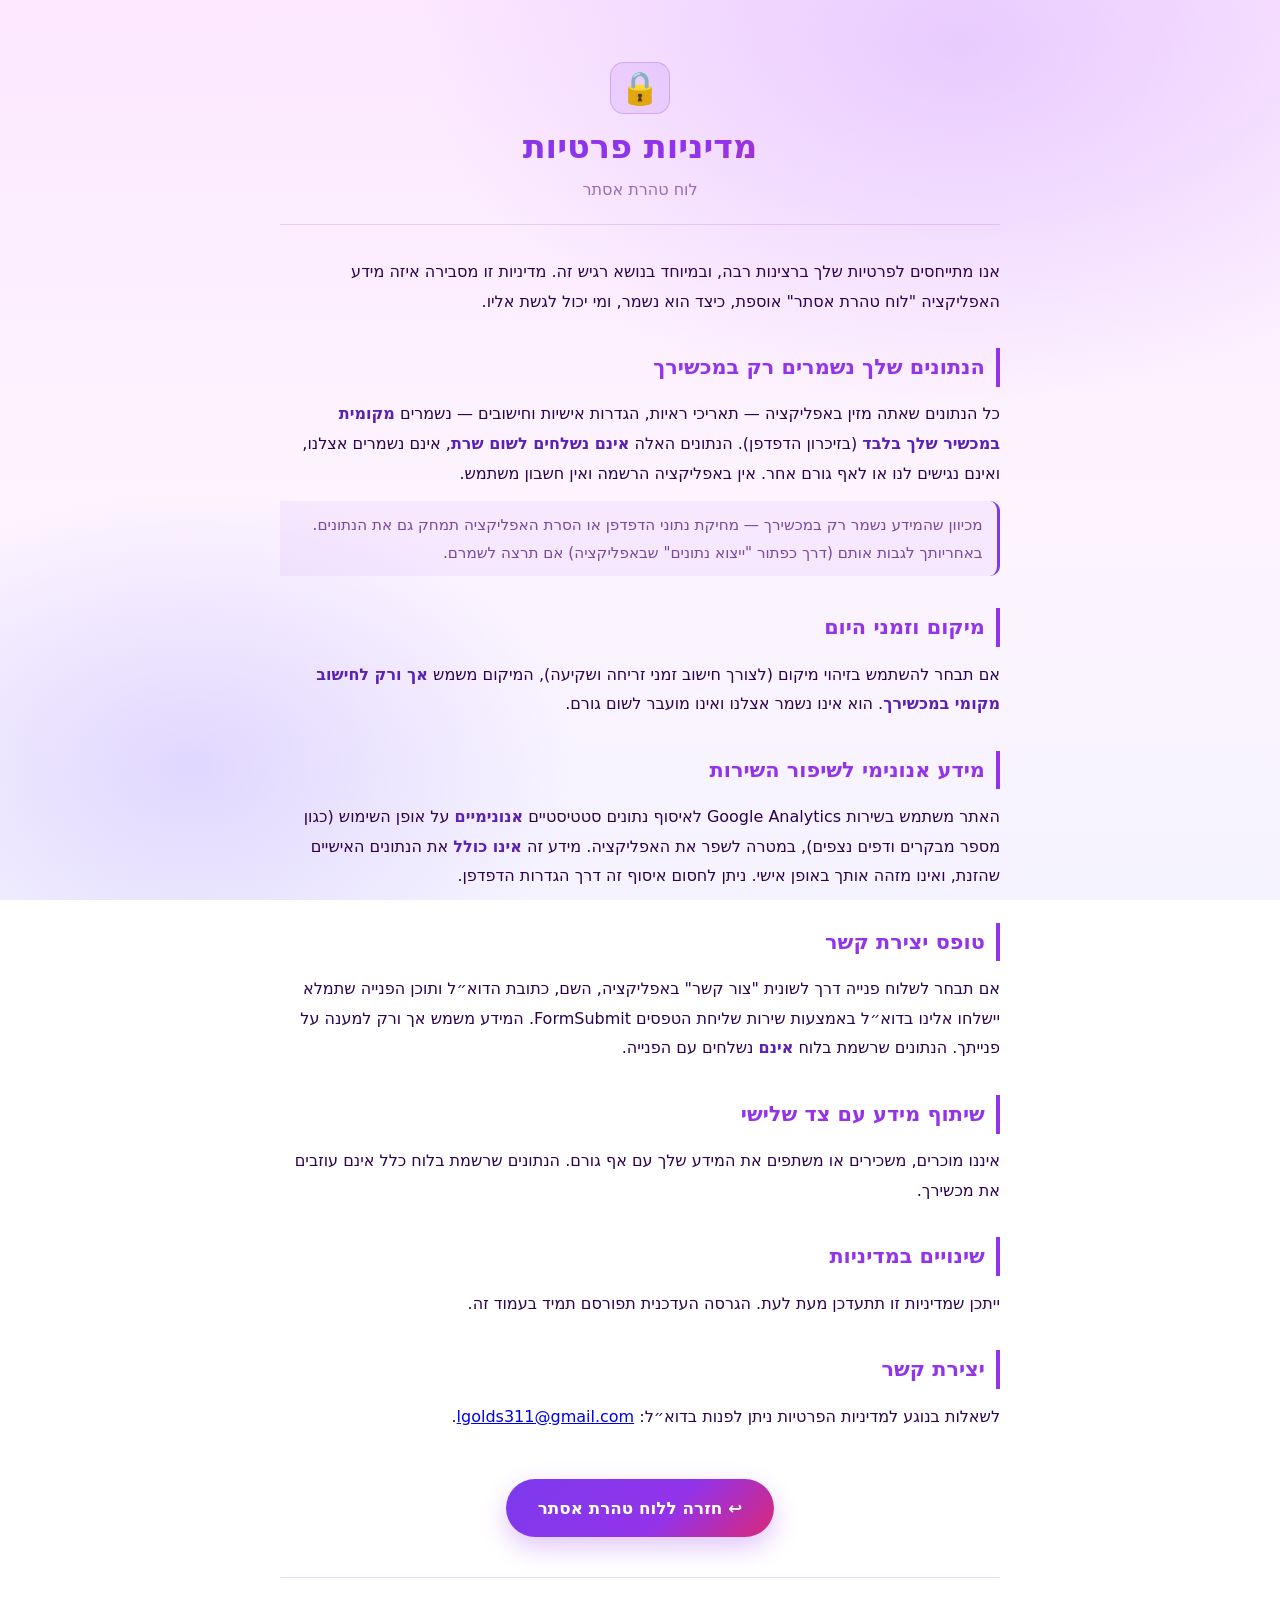
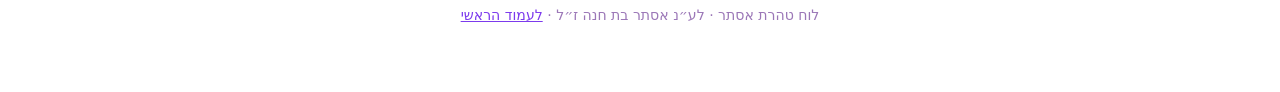
<file: privacy.html>
<!doctype html>
<html lang="he" dir="rtl">
  <head>
    <meta charset="UTF-8" />
    <meta name="viewport" content="width=device-width, initial-scale=1" />
    <title>מדיניות פרטיות — לוח טהרת אסתר</title>
    <meta name="description" content="מדיניות הפרטיות של לוח טהרת אסתר: כל הנתונים האישיים נשמרים רק במכשירך, ללא הרשמה וללא שמירת מידע בשרת." />
    <link rel="canonical" href="https://lgolds311-code.github.io/taharat-esther-vestot/privacy.html" />
    <meta name="theme-color" content="#fdf4ff" />
    <link rel="icon" href="./icon.svg" type="image/svg+xml" />
    <style>
      :root {
        --card: rgba(255, 255, 255, 0.88);
        --border: rgba(147, 51, 234, 0.18);
        --brand: #9333ea;
        --brand-2: #7c3aed;
        --accent: #db2777;
        --text: #2d0050;
        --muted: rgba(88, 28, 135, 0.6);
        --shadow: 0 18px 44px rgba(147, 51, 234, 0.12);
        --radius: 16px;
      }
      * { box-sizing: border-box; }
      html { scroll-behavior: smooth; }
      body {
        margin: 0;
        color-scheme: light;
        font-family: "Segoe UI", "Heebo", system-ui, -apple-system, Arial, sans-serif;
        color: var(--text);
        line-height: 1.85;
        background:
          radial-gradient(900px 600px at 75% 5%,  rgba(216, 180, 254, 0.55), transparent 60%),
          radial-gradient(700px 500px at 15% 85%, rgba(196, 181, 253, 0.45), transparent 55%),
          linear-gradient(180deg, #fce7ff 0%, #fdf4ff 55%, #f5f3ff 100%);
        background-attachment: fixed;
        min-height: 100vh;
      }
      .wrap { max-width: 760px; margin: 0 auto; padding: 2.4rem 1.25rem 4rem; }
      header.hero {
        text-align: center;
        padding: 1.5rem 0 1.2rem;
        border-bottom: 1px solid var(--border);
        margin-bottom: 2rem;
      }
      .hero .logo {
        display: inline-flex;
        font-size: 2rem;
        line-height: 1;
        padding: 0.55rem;
        border-radius: 14px;
        background: rgba(147, 51, 234, 0.1);
        border: 1px solid rgba(147, 51, 234, 0.25);
      }
      h1 {
        font-size: clamp(1.5rem, 4.5vw, 2.1rem);
        margin: 0.7rem 0 0.4rem;
        background: linear-gradient(135deg, #7c3aed 0%, #9333ea 60%, #db2777 100%);
        -webkit-background-clip: text;
        background-clip: text;
        color: transparent;
        line-height: 1.3;
      }
      .hero p.sub { color: var(--muted); margin: 0.2rem 0 0; font-size: 1rem; }
      section { margin-bottom: 2rem; }
      h2 {
        font-size: 1.3rem;
        color: var(--brand);
        border-inline-start: 4px solid var(--brand);
        padding-inline-start: 0.7rem;
        margin: 2rem 0 0.8rem;
      }
      p { margin: 0.7rem 0; }
      strong { color: #5b21b6; }
      ul.clean { padding-inline-start: 1.3rem; }
      ul.clean li { margin: 0.5rem 0; }
      .note {
        font-size: 0.95rem;
        color: rgba(88, 28, 135, 0.78);
        background: rgba(147, 51, 234, 0.06);
        border-inline-start: 3px solid var(--brand-2);
        padding: 0.6rem 0.9rem;
        border-radius: 0 10px 10px 0;
        margin: 0.8rem 0;
      }
      .cta { text-align: center; margin: 3rem 0 1.5rem; }
      .cta a {
        display: inline-block;
        background: linear-gradient(135deg, #7c3aed 0%, #9333ea 60%, #db2777 100%);
        color: #fff;
        text-decoration: none;
        font-weight: 700;
        padding: 0.85rem 2rem;
        border-radius: 999px;
        font-size: 1.05rem;
        box-shadow: 0 10px 26px rgba(147, 51, 234, 0.28);
      }
      footer {
        text-align: center;
        color: var(--muted);
        font-size: 0.88rem;
        margin-top: 2.5rem;
        padding-top: 1.5rem;
        border-top: 1px solid var(--border);
      }
      footer a { color: var(--brand-2); }
    </style>
  </head>
  <body>
    <div class="wrap">
      <header class="hero">
        <div class="logo">🔒</div>
        <h1>מדיניות פרטיות</h1>
        <p class="sub">לוח טהרת אסתר</p>
      </header>

      <p>
        אנו מתייחסים לפרטיות שלך ברצינות רבה, ובמיוחד בנושא רגיש זה. מדיניות זו מסבירה איזה
        מידע האפליקציה "לוח טהרת אסתר" אוספת, כיצד הוא נשמר, ומי יכול לגשת אליו.
      </p>

      <section>
        <h2>הנתונים שלך נשמרים רק במכשירך</h2>
        <p>
          כל הנתונים שאתה מזין באפליקציה — תאריכי ראיות, הגדרות אישיות וחישובים — נשמרים
          <strong>מקומית במכשיר שלך בלבד</strong> (בזיכרון הדפדפן). הנתונים האלה
          <strong>אינם נשלחים לשום שרת</strong>, אינם נשמרים אצלנו, ואינם נגישים לנו או לאף
          גורם אחר. אין באפליקציה הרשמה ואין חשבון משתמש.
        </p>
        <div class="note">
          מכיוון שהמידע נשמר רק במכשירך — מחיקת נתוני הדפדפן או הסרת האפליקציה תמחק גם את
          הנתונים. באחריותך לגבות אותם (דרך כפתור "ייצוא נתונים" שבאפליקציה) אם תרצה לשמרם.
        </div>
      </section>

      <section>
        <h2>מיקום וזמני היום</h2>
        <p>
          אם תבחר להשתמש בזיהוי מיקום (לצורך חישוב זמני זריחה ושקיעה), המיקום משמש
          <strong>אך ורק לחישוב מקומי במכשירך</strong>. הוא אינו נשמר אצלנו ואינו מועבר לשום
          גורם.
        </p>
      </section>

      <section>
        <h2>מידע אנונימי לשיפור השירות</h2>
        <p>
          האתר משתמש בשירות Google Analytics לאיסוף נתונים סטטיסטיים <strong>אנונימיים</strong>
          על אופן השימוש (כגון מספר מבקרים ודפים נצפים), במטרה לשפר את האפליקציה. מידע זה
          <strong>אינו כולל</strong> את הנתונים האישיים שהזנת, ואינו מזהה אותך באופן אישי. ניתן
          לחסום איסוף זה דרך הגדרות הדפדפן.
        </p>
      </section>

      <section>
        <h2>טופס יצירת קשר</h2>
        <p>
          אם תבחר לשלוח פנייה דרך לשונית "צור קשר" באפליקציה, השם, כתובת הדוא״ל ותוכן הפנייה
          שתמלא יישלחו אלינו בדוא״ל באמצעות שירות שליחת הטפסים FormSubmit. המידע משמש אך ורק
          למענה על פנייתך. הנתונים שרשמת בלוח <strong>אינם</strong> נשלחים עם הפנייה.
        </p>
      </section>

      <section>
        <h2>שיתוף מידע עם צד שלישי</h2>
        <p>
          איננו מוכרים, משכירים או משתפים את המידע שלך עם אף גורם. הנתונים שרשמת בלוח כלל
          אינם עוזבים את מכשירך.
        </p>
      </section>

      <section>
        <h2>שינויים במדיניות</h2>
        <p>
          ייתכן שמדיניות זו תתעדכן מעת לעת. הגרסה העדכנית תפורסם תמיד בעמוד זה.
        </p>
      </section>

      <section>
        <h2>יצירת קשר</h2>
        <p>
          לשאלות בנוגע למדיניות הפרטיות ניתן לפנות בדוא״ל:
          <a href="mailto:lgolds311@gmail.com">lgolds311@gmail.com</a>.
        </p>
      </section>

      <div class="cta">
        <a href="./index.html">↩ חזרה ללוח טהרת אסתר</a>
      </div>

      <footer>
        לוח טהרת אסתר · לע״נ אסתר בת חנה ז״ל ·
        <a href="./index.html">לעמוד הראשי</a>
      </footer>
    </div>
  </body>
</html>
</file>
